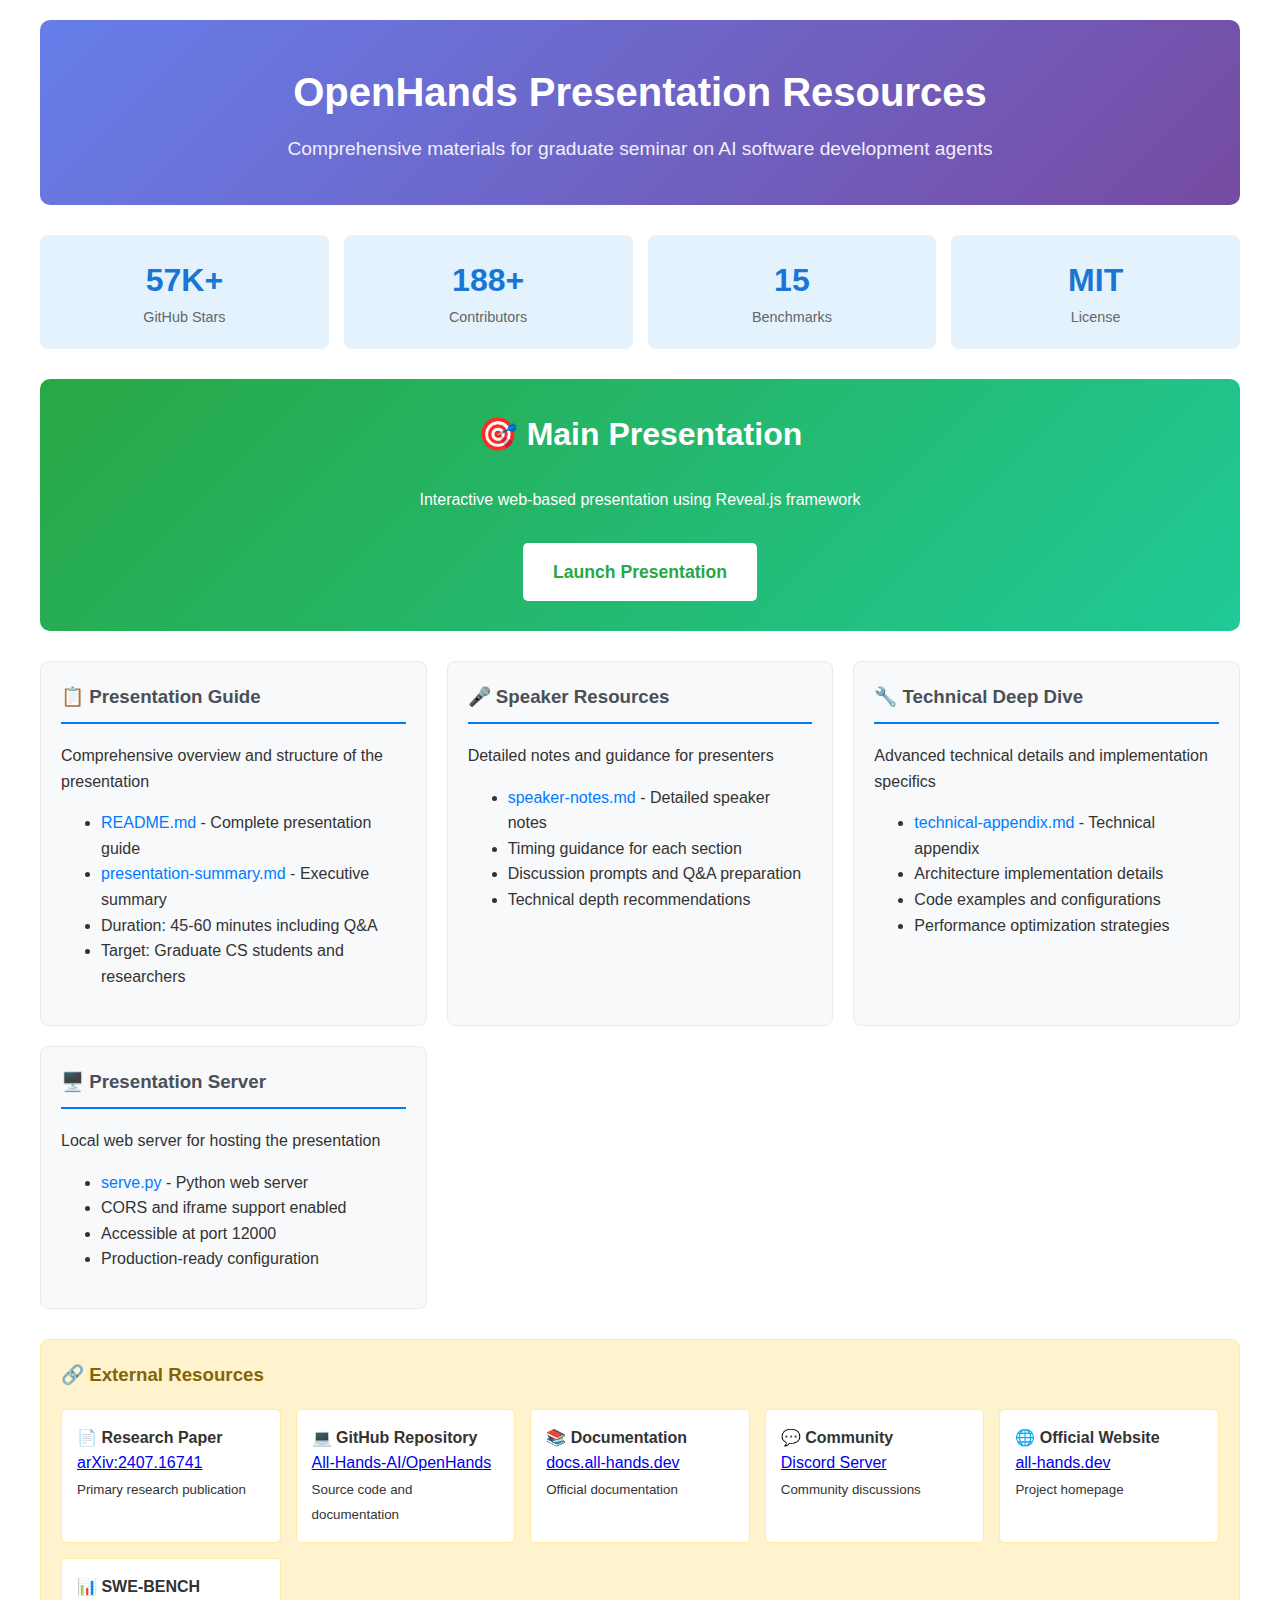
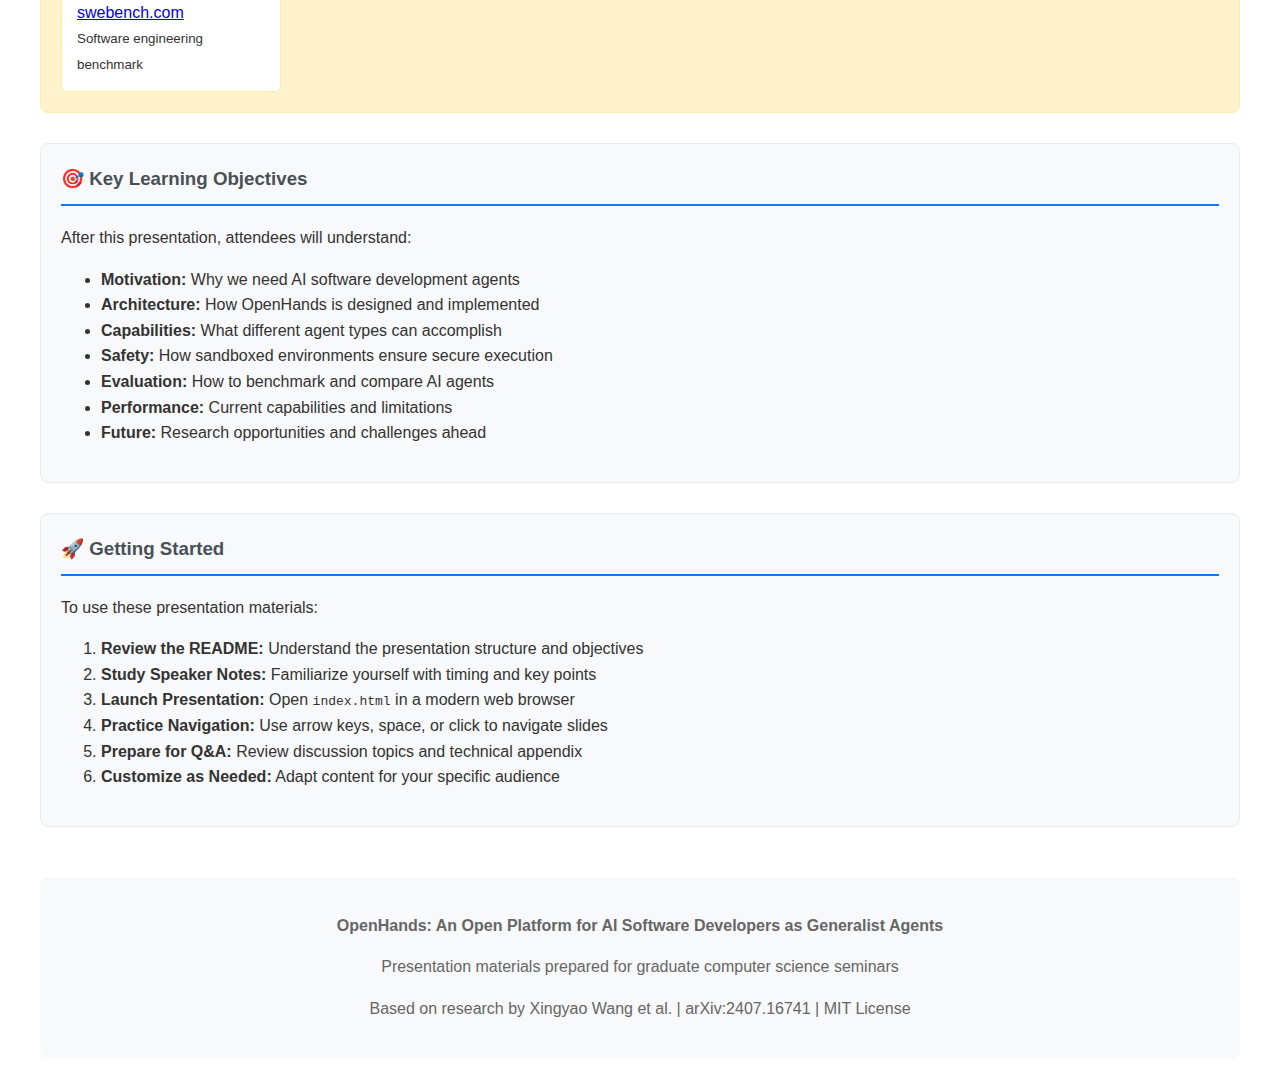
<file: index-resources.html>
<!DOCTYPE html>
<html lang="en">
<head>
    <meta charset="UTF-8">
    <meta name="viewport" content="width=device-width, initial-scale=1.0">
    <title>OpenHands Presentation Resources</title>
    <link rel="stylesheet" href="resources.css">
</head>
<body>
    <div class="header">
        <h1>OpenHands Presentation Resources</h1>
        <p>Comprehensive materials for graduate seminar on AI software development agents</p>
    </div>

    <div class="stats">
        <div class="stat">
            <div class="stat-number">57K+</div>
            <div class="stat-label">GitHub Stars</div>
        </div>
        <div class="stat">
            <div class="stat-number">188+</div>
            <div class="stat-label">Contributors</div>
        </div>
        <div class="stat">
            <div class="stat-number">15</div>
            <div class="stat-label">Benchmarks</div>
        </div>
        <div class="stat">
            <div class="stat-number">MIT</div>
            <div class="stat-label">License</div>
        </div>
    </div>

    <div class="main-presentation">
        <h2>🎯 Main Presentation</h2>
        <p>Interactive web-based presentation using Reveal.js framework</p>
        <a href="index.html">Launch Presentation</a>
    </div>

    <div class="resources-grid">
        <div class="resource-card">
            <h3>📋 Presentation Guide</h3>
            <p>Comprehensive overview and structure of the presentation</p>
            <ul>
                <li><a href="README.md">README.md</a> - Complete presentation guide</li>
                <li><a href="presentation-summary.md">presentation-summary.md</a> - Executive summary</li>
                <li>Duration: 45-60 minutes including Q&A</li>
                <li>Target: Graduate CS students and researchers</li>
            </ul>
        </div>

        <div class="resource-card">
            <h3>🎤 Speaker Resources</h3>
            <p>Detailed notes and guidance for presenters</p>
            <ul>
                <li><a href="speaker-notes.md">speaker-notes.md</a> - Detailed speaker notes</li>
                <li>Timing guidance for each section</li>
                <li>Discussion prompts and Q&A preparation</li>
                <li>Technical depth recommendations</li>
            </ul>
        </div>

        <div class="resource-card">
            <h3>🔧 Technical Deep Dive</h3>
            <p>Advanced technical details and implementation specifics</p>
            <ul>
                <li><a href="technical-appendix.md">technical-appendix.md</a> - Technical appendix</li>
                <li>Architecture implementation details</li>
                <li>Code examples and configurations</li>
                <li>Performance optimization strategies</li>
            </ul>
        </div>

        <div class="resource-card">
            <h3>🖥️ Presentation Server</h3>
            <p>Local web server for hosting the presentation</p>
            <ul>
                <li><a href="serve.py">serve.py</a> - Python web server</li>
                <li>CORS and iframe support enabled</li>
                <li>Accessible at port 12000</li>
                <li>Production-ready configuration</li>
            </ul>
        </div>
    </div>

    <div class="external-links">
        <h3>🔗 External Resources</h3>
        <div class="link-grid">
            <div class="external-link">
                <strong>📄 Research Paper</strong><br>
                <a href="https://arxiv.org/abs/2407.16741" target="_blank">arXiv:2407.16741</a><br>
                <small>Primary research publication</small>
            </div>
            <div class="external-link">
                <strong>💻 GitHub Repository</strong><br>
                <a href="https://github.com/All-Hands-AI/OpenHands" target="_blank">All-Hands-AI/OpenHands</a><br>
                <small>Source code and documentation</small>
            </div>
            <div class="external-link">
                <strong>📚 Documentation</strong><br>
                <a href="https://docs.all-hands.dev/" target="_blank">docs.all-hands.dev</a><br>
                <small>Official documentation</small>
            </div>
            <div class="external-link">
                <strong>💬 Community</strong><br>
                <a href="https://discord.gg/ESHStjSjD4" target="_blank">Discord Server</a><br>
                <small>Community discussions</small>
            </div>
            <div class="external-link">
                <strong>🌐 Official Website</strong><br>
                <a href="https://all-hands.dev/" target="_blank">all-hands.dev</a><br>
                <small>Project homepage</small>
            </div>
            <div class="external-link">
                <strong>📊 SWE-BENCH</strong><br>
                <a href="https://www.swebench.com/" target="_blank">swebench.com</a><br>
                <small>Software engineering benchmark</small>
            </div>
        </div>
    </div>

    <div class="resource-card spaced">
        <h3>🎯 Key Learning Objectives</h3>
        <p>After this presentation, attendees will understand:</p>
        <ul>
            <li><strong>Motivation:</strong> Why we need AI software development agents</li>
            <li><strong>Architecture:</strong> How OpenHands is designed and implemented</li>
            <li><strong>Capabilities:</strong> What different agent types can accomplish</li>
            <li><strong>Safety:</strong> How sandboxed environments ensure secure execution</li>
            <li><strong>Evaluation:</strong> How to benchmark and compare AI agents</li>
            <li><strong>Performance:</strong> Current capabilities and limitations</li>
            <li><strong>Future:</strong> Research opportunities and challenges ahead</li>
        </ul>
    </div>

    <div class="resource-card spaced">
        <h3>🚀 Getting Started</h3>
        <p>To use these presentation materials:</p>
        <ol>
            <li><strong>Review the README:</strong> Understand the presentation structure and objectives</li>
            <li><strong>Study Speaker Notes:</strong> Familiarize yourself with timing and key points</li>
            <li><strong>Launch Presentation:</strong> Open <code>index.html</code> in a modern web browser</li>
            <li><strong>Practice Navigation:</strong> Use arrow keys, space, or click to navigate slides</li>
            <li><strong>Prepare for Q&A:</strong> Review discussion topics and technical appendix</li>
            <li><strong>Customize as Needed:</strong> Adapt content for your specific audience</li>
        </ol>
    </div>

    <div class="footer">
        <p><strong>OpenHands: An Open Platform for AI Software Developers as Generalist Agents</strong></p>
        <p>Presentation materials prepared for graduate computer science seminars</p>
        <p>Based on research by Xingyao Wang et al. | arXiv:2407.16741 | MIT License</p>
    </div>
</body>
</html>
</file>
<file: resources.css>
body {
            font-family: -apple-system, BlinkMacSystemFont, 'Segoe UI', Roboto, sans-serif;
            max-width: 1200px;
            margin: 0 auto;
            padding: 20px;
            line-height: 1.6;
            color: #333;
        }
        .header {
            text-align: center;
            background: linear-gradient(135deg, #667eea 0%, #764ba2 100%);
            color: white;
            padding: 40px 20px;
            border-radius: 10px;
            margin-bottom: 30px;
        }
        .header h1 {
            margin: 0;
            font-size: 2.5em;
        }
        .header p {
            margin: 10px 0 0 0;
            font-size: 1.2em;
            opacity: 0.9;
        }
        .resources-grid {
            display: grid;
            grid-template-columns: repeat(auto-fit, minmax(300px, 1fr));
            gap: 20px;
            margin: 30px 0;
        }
        .resource-card {
            background: #f8f9fa;
            border: 1px solid #e9ecef;
            border-radius: 8px;
            padding: 20px;
            transition: transform 0.2s, box-shadow 0.2s;
        }
        .resource-card:hover {
            transform: translateY(-2px);
            box-shadow: 0 4px 12px rgba(0,0,0,0.1);
        }
        .resource-card h3 {
            margin-top: 0;
            color: #495057;
            border-bottom: 2px solid #007bff;
            padding-bottom: 10px;
        }
        .resource-card a {
            color: #007bff;
            text-decoration: none;
            font-weight: 500;
        }
        .resource-card a:hover {
            text-decoration: underline;
        }
        .main-presentation {
            background: linear-gradient(135deg, #28a745 0%, #20c997 100%);
            color: white;
            text-align: center;
            padding: 30px;
            border-radius: 10px;
            margin: 30px 0;
        }
        .main-presentation h2 {
            margin-top: 0;
            font-size: 2em;
        }
        .main-presentation a {
            display: inline-block;
            background: white;
            color: #28a745;
            padding: 15px 30px;
            border-radius: 5px;
            text-decoration: none;
            font-weight: bold;
            font-size: 1.1em;
            margin-top: 15px;
            transition: transform 0.2s;
        }
        .main-presentation a:hover {
            transform: scale(1.05);
        }
        .stats {
            display: grid;
            grid-template-columns: repeat(auto-fit, minmax(150px, 1fr));
            gap: 15px;
            margin: 30px 0;
        }
        .stat {
            text-align: center;
            background: #e3f2fd;
            padding: 20px;
            border-radius: 8px;
        }
        .stat-number {
            font-size: 2em;
            font-weight: bold;
            color: #1976d2;
        }
        .stat-label {
            color: #666;
            font-size: 0.9em;
        }
        .external-links {
            background: #fff3cd;
            border: 1px solid #ffeaa7;
            border-radius: 8px;
            padding: 20px;
            margin: 30px 0;
        }
        .external-links h3 {
            margin-top: 0;
            color: #856404;
        }
        .link-grid {
            display: grid;
            grid-template-columns: repeat(auto-fit, minmax(200px, 1fr));
            gap: 15px;
            margin-top: 15px;
        }
        .external-link {
            background: white;
            padding: 15px;
            border-radius: 5px;
            border: 1px solid #ffeaa7;
        }
        .footer {
            text-align: center;
            margin-top: 50px;
            padding: 20px;
            background: #f8f9fa;
            border-radius: 8px;
            color: #666;
        }

.resource-card.spaced {
    margin: 30px 0;
}

*:focus-visible {
    outline: 2px solid #3498db;
}
</file>
